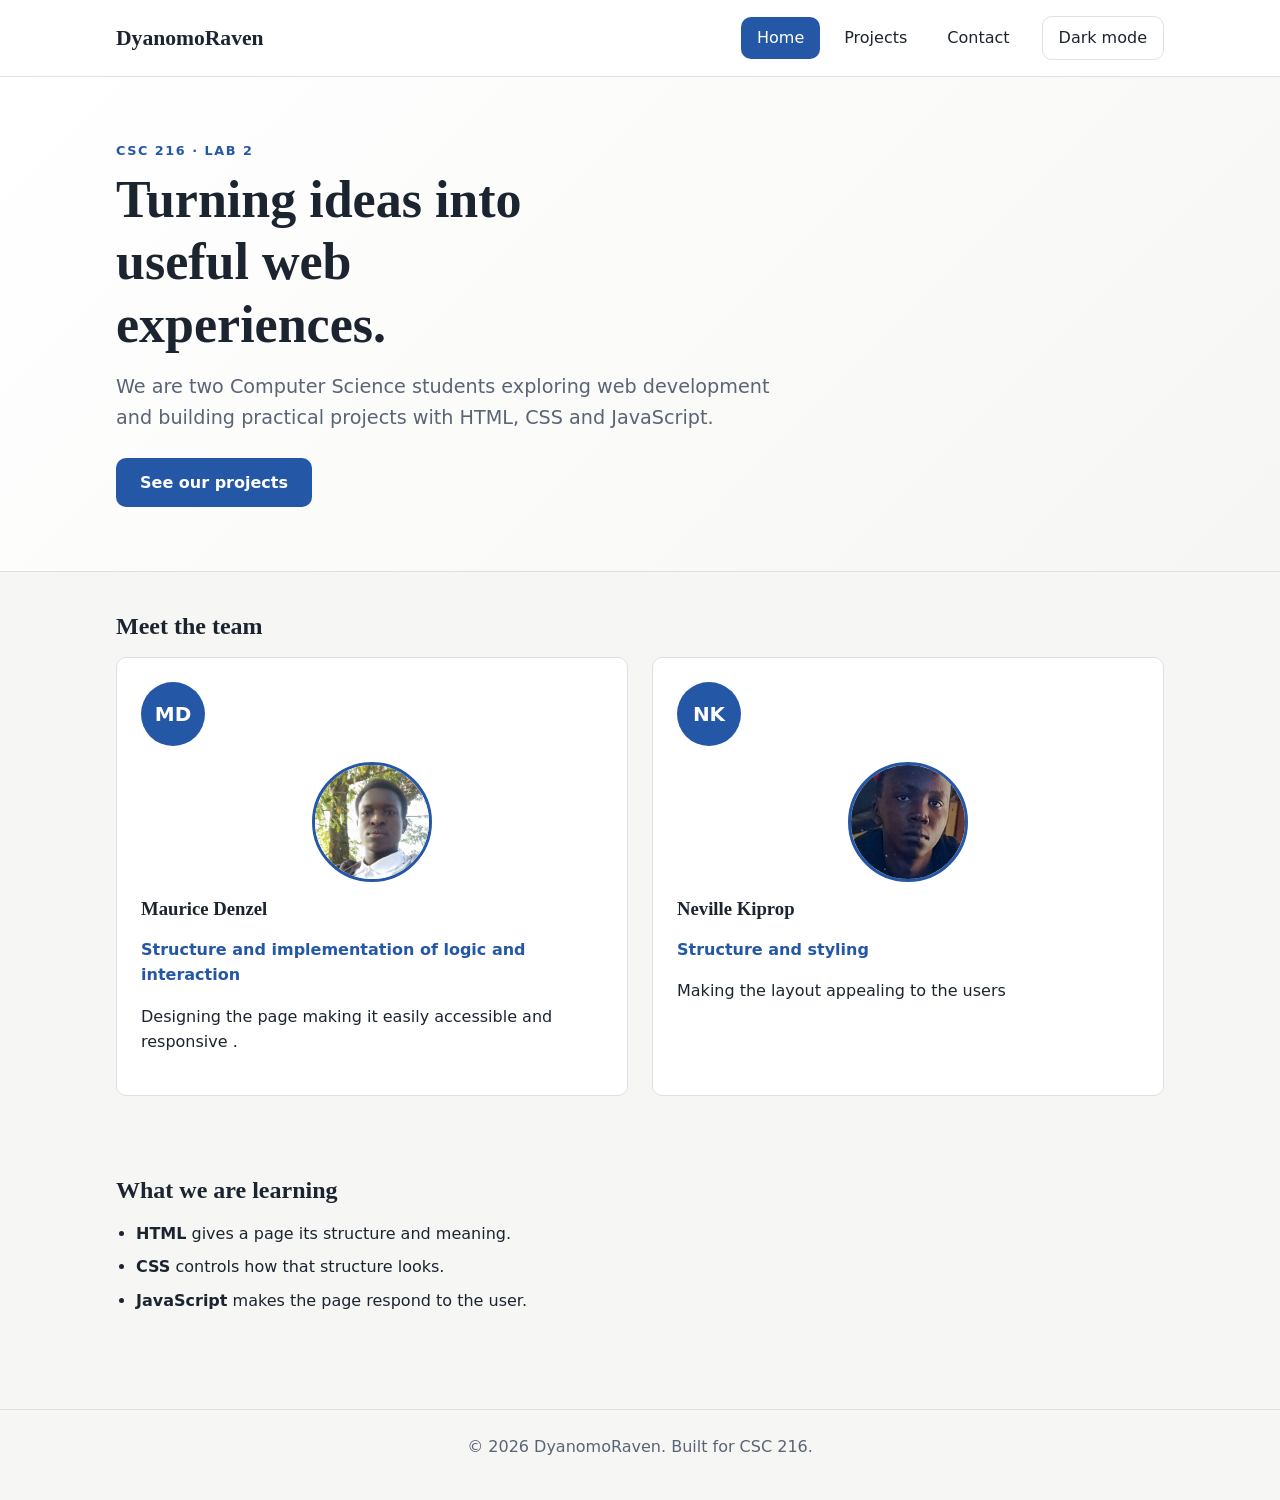
<file: index.html>
<!DOCTYPE html>
<html lang="en">
<head>
  <meta charset="UTF-8">
  <meta name="viewport" content="width=device-width, initial-scale=1.0">
  <meta name="description" content="DyanomoRaven: a gitCSC 216 web development pair.">
  <title>Home | DyanomoRaven</title>
  <link rel="stylesheet" href="css/styles.css">
  <script src="js/script.js" defer></script>
</head>
<body>
  <a class="skip-link" href="#main">Skip to main content</a>

  <header class="site-header">
    <div class="container header-inner">
      <a class="logo" href="index.html">DyanomoRaven</a>
      <button class="nav-toggle" type="button" aria-expanded="false" aria-controls="site-nav">Menu</button>
      <nav id="site-nav" class="site-nav" aria-label="Main">
        <ul>
          <li><a href="index.html" aria-current="page">Home</a></li>
          <li><a href="projects.html">Projects</a></li>
          <li><a href="contact.html">Contact</a></li>
        </ul>
      </nav>
      <button class="theme-toggle" type="button" aria-pressed="false">Dark mode</button>
    </div>
  </header>

  <main id="main">
    <section class="hero">
      <div class="container">
        <p class="eyebrow">CSC 216 · Lab 2</p>
       <h1>Turning ideas into useful web experiences.</h1>
       <p class="lead">We are two Computer Science students exploring web development and building practical projects with HTML, CSS and JavaScript.</p>
        <a class="button" href="projects.html">See our projects</a>
      </div>
    </section>

    <section class="container section" aria-labelledby="team-heading">
      <h2 id="team-heading">Meet the team</h2>
      <div class="team-grid">
        <article class="card">
          <div class="avatar" aria-hidden="true">MD</div>
          <img src="images/maurice.jpeg" alt="Maurice Denzel passport photo">
          <h3>Maurice Denzel</h3>
          <p class="role">Structure and implementation of logic and interaction</p>
          <p>Designing the page making it easily accessible and responsive .</p>
        </article>
        <article class="card">
          <div class="avatar" aria-hidden="true">NK</div>
          <img src="images/Neville.jpeg" alt="Neville Kiprop passport photo">
          <h3>Neville Kiprop</h3>
          <p class="role">Structure and styling</p>
          <p>Making the layout appealing to the users</p>
        </article>
      </div>
    </section>

    <section class="container section" aria-labelledby="learning-heading">
      <h2 id="learning-heading">What we are learning</h2>
      <ul class="skill-list">
        <li><strong>HTML</strong> gives a page its structure and meaning.</li>
        <li><strong>CSS</strong> controls how that structure looks.</li>
        <li><strong>JavaScript</strong> makes the page respond to the user.</li>
      </ul>
    </section>
  </main>

  <footer class="site-footer">
    <div class="container">
      <p>© <span id="year">2026</span> DyanomoRaven. Built for CSC 216.</p>
    </div>
  </footer>
</body>
</html>
</file>
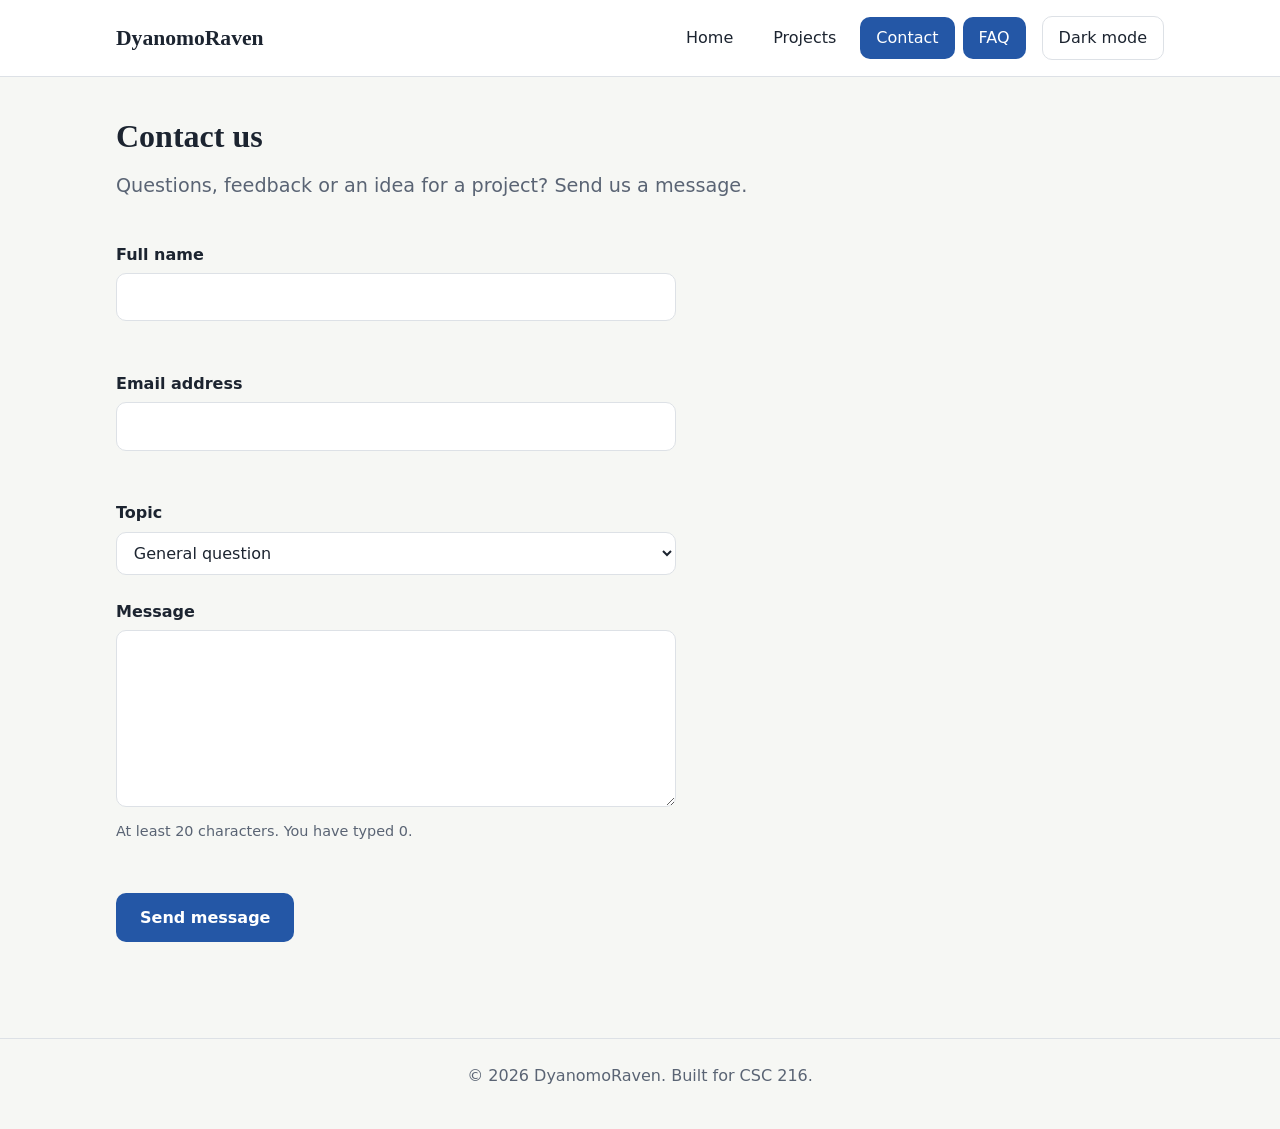
<file: contact.html>
<!DOCTYPE html>
<html lang="en">
<head>
  <meta charset="UTF-8">
  <meta name="viewport" content="width=device-width, initial-scale=1.0">
  <meta name="description" content="Send a message to DyanomoRaven.">
  <title>Contact | DyanomoRaven</title>
  <link rel="stylesheet" href="css/styles.css">
  <script src="js/script.js" defer></script>
</head>
<body>
  <a class="skip-link" href="#main">Skip to main content</a>

  <header class="site-header">
    <div class="container header-inner">
      <a class="logo" href="index.html">DyanomoRaven</a>
      <button class="nav-toggle" type="button" aria-expanded="false" aria-controls="site-nav">Menu</button>
      <nav id="site-nav" class="site-nav" aria-label="Main">
        <ul>
          <li><a href="index.html">Home</a></li>
          <li><a href="projects.html">Projects</a></li>
          <li><a href="contact.html" aria-current="page">Contact</a></li>
          <li><a href="faq.html" aria-current="page">FAQ</a></li>
        </ul>
      </nav>
      <button class="theme-toggle" type="button" aria-pressed="false">Dark mode</button>
    </div>
  </header>

  <main id="main" class="container">
    <header class="page-header">
      <h1>Contact us</h1>
      <p class="lead">Questions, feedback or an idea for a project? Send us a message.</p>
    </header>

    <form id="contact-form" class="contact-form" novalidate>
      <div class="field">
        <label for="name">Full name</label>
        <input type="text" id="name" name="name" autocomplete="name" required aria-describedby="name-error">
        <p class="error" id="name-error"></p>
      </div>

      <div class="field">
        <label for="email">Email address</label>
        <input type="email" id="email" name="email" autocomplete="email" required aria-describedby="email-error">
        <p class="error" id="email-error"></p>
      </div>

      <div class="field">
        <label for="topic">Topic</label>
        <select id="topic" name="topic">
          <option value="general">General question</option>
          <option value="collaboration">Collaboration</option>
          <option value="feedback">Feedback on our site</option>
        </select>
      </div>

      <div class="field">
        <label for="message">Message</label>
        <textarea id="message" name="message" rows="6" required minlength="20" aria-describedby="message-hint message-error"></textarea>
        <p class="hint" id="message-hint">At least 20 characters. You have typed <span id="char-count">0</span>.</p>
        <p class="error" id="message-error"></p>
      </div>

      <button class="button" type="submit">Send message</button>
      <p id="form-status" class="form-status" role="status"></p>
    </form>
  </main>

  <footer class="site-footer">
    <div class="container">
      <p>© <span id="year">2026</span> DyanomoRaven. Built for CSC 216.</p>
    </div>
  </footer>
</body>
</html>
</file>
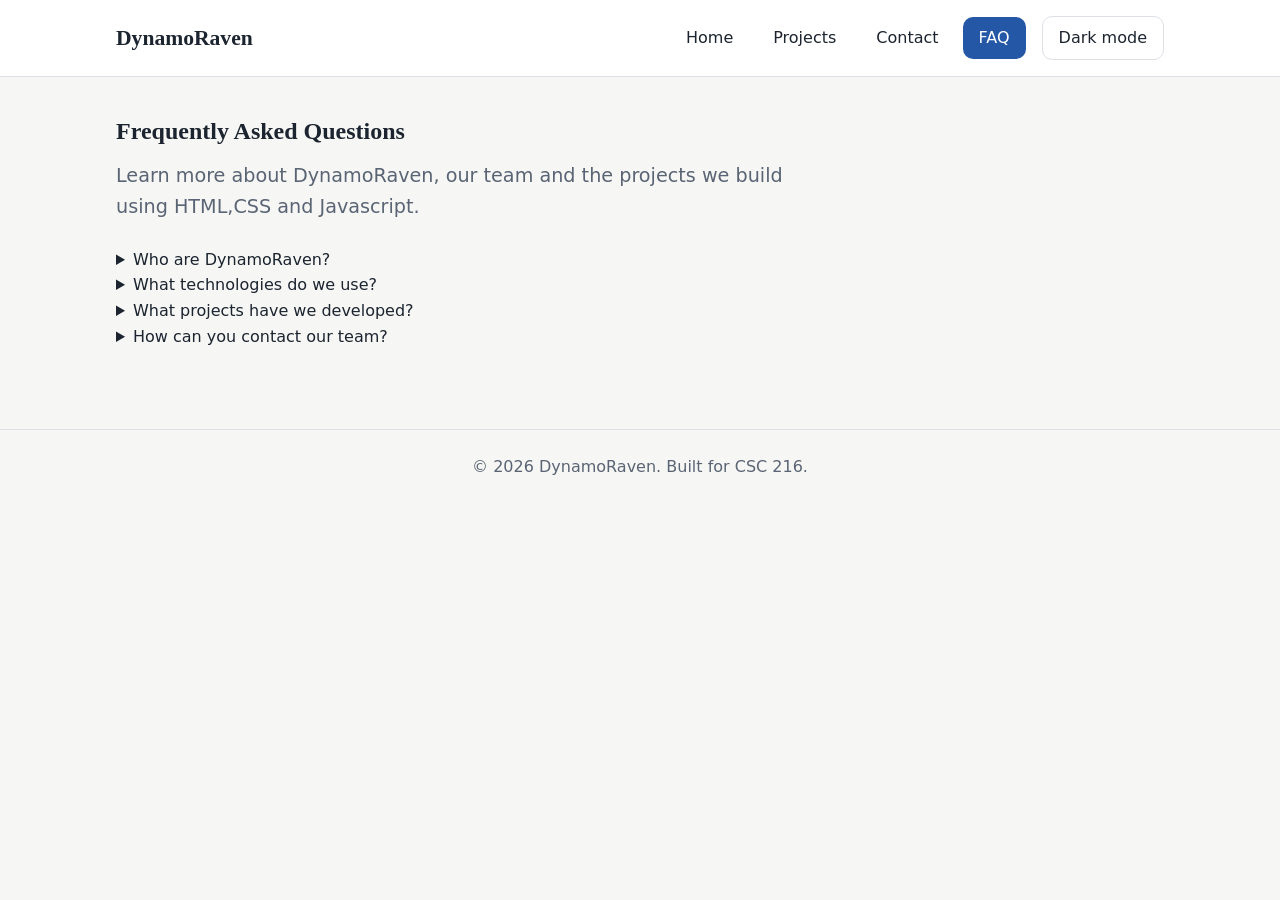
<file: faq.html>
<!DOCTYPE html>
<html lang="en">
<head>
  <meta charset="UTF-8">
  <meta name="viewport" content="width=device-width, initial-scale=1.0">
  <meta name="description" content="Frequently asked questions about DynamoRaven and our web development projects.">
  <title>FAQ | DynamoRaven</title>
  <link rel="stylesheet" href="css/styles.css">
  <script src="js/script.js" defer></script>
</head>
<body>
  <a class="skip-link" href="#main">Skip to main content</a>

  <header class="site-header">
    <div class="container header-inner">
      <a class="logo" href="index.html">DynamoRaven</a>

      <button class="nav-toggle" type="button"
        aria-expanded="false" aria-controls="site-nav">Menu</button>

      <nav id="site-nav" class="site-nav" aria-label="Main">
        <ul>
          <li><a href="index.html">Home</a></li>
          <li><a href="projects.html">Projects</a></li>
          <li><a href="contact.html">Contact</a></li>
          <li><a href="faq.html" aria-current="page">FAQ</a></li>
        </ul>
      </nav>

      <button class="theme-toggle" type="button" aria-pressed="false">
        Dark mode
      </button>
    </div>
  </header>

  <main id="main">
    <section class="container section">
      <h1>Frequently Asked Questions</h1>
      <p class="lead">
        Learn more about DynamoRaven, our team and the projects we build using HTML,CSS and Javascript.
      </p>

      <div class="faq-list">
        <details>
          <summary>Who are DynamoRaven?</summary>
          <p>
            DynamoRaven is a team of two Computer Science students,
            Maurice Denzel and Neville Kiprop, working together on
            web development projects.
          </p>
        </details>

        <details>
          <summary>What technologies do we use?</summary>
          <p>
            We work with HTML, CSS and JavaScript to create
            accessible, responsive and interactive websites.
          </p>
        </details>

        <details>
          <summary>What projects have we developed?</summary>
          <p>
            Our work includes responsive layouts, landing pages,
            interactive features and collaborative web development projects.
          </p>
        </details>

        <details>
          <summary>How can you contact our team?</summary>
          <p>
            You can reach us through the Contact page on this website.
          </p>
        </details>
      </div>
    </section>
  </main>

  <footer class="site-footer">
    <div class="container">
      <p>© <span id="year">2026</span> DynamoRaven. Built for CSC 216.</p>
    </div>
  </footer>
</body>
</html>
</file>
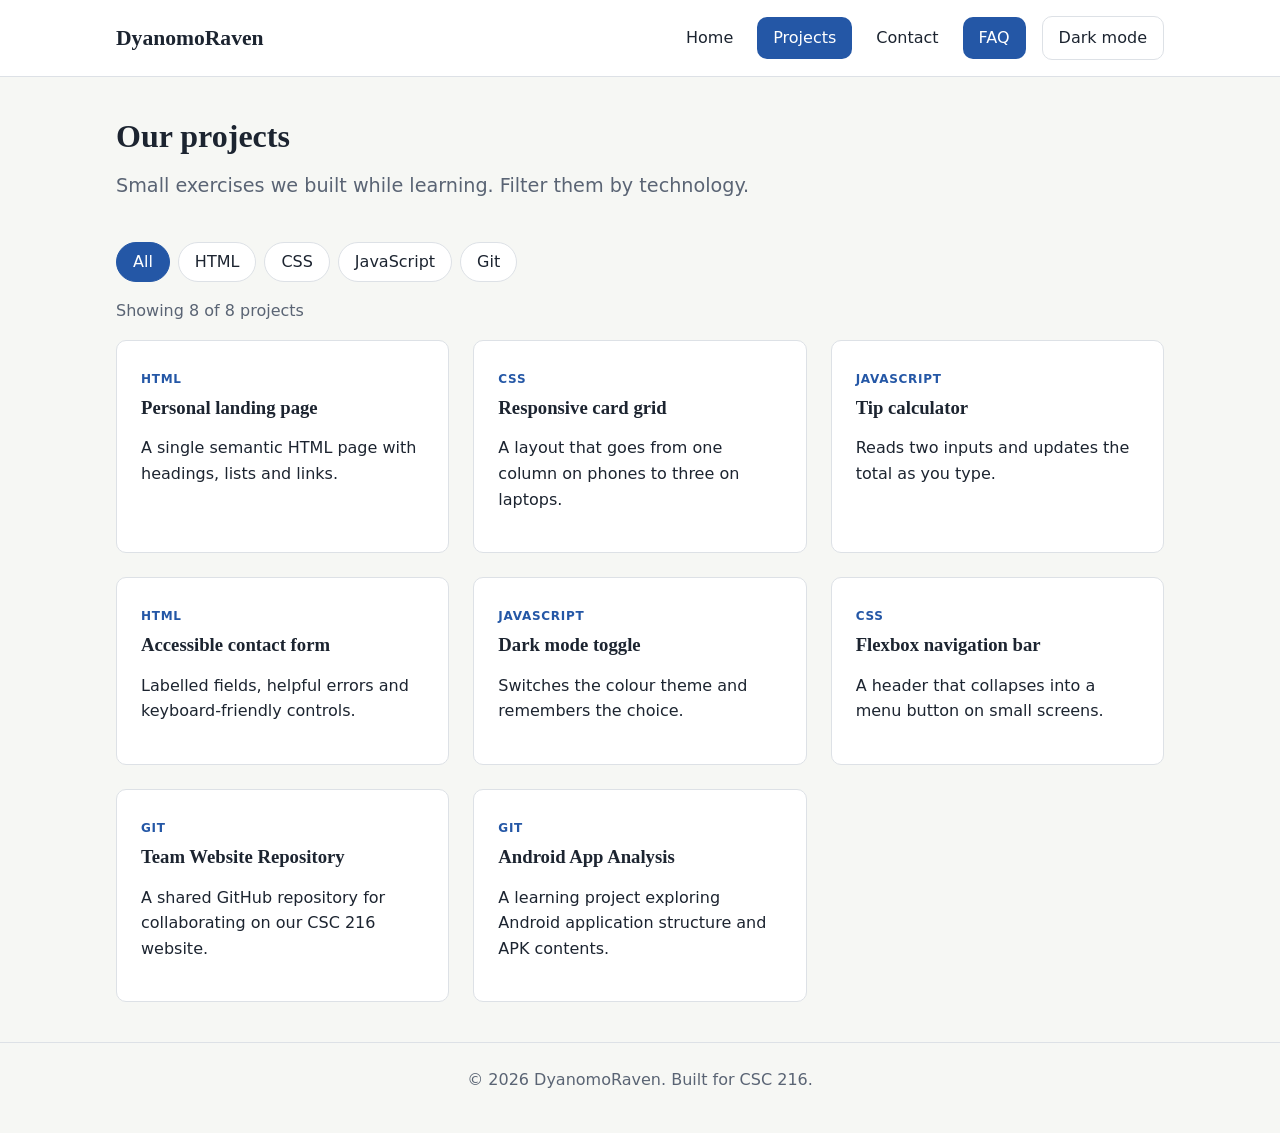
<file: projects.html>
<!DOCTYPE html>
<html lang="en">
<head>
  <meta charset="UTF-8">
  <meta name="viewport" content="width=device-width, initial-scale=1.0">
  <meta name="description" content="Projects built by DyanomoRaven while learning web development.">
  <title>Projects | DyanomoRaven</title>
  <link rel="stylesheet" href="css/styles.css">
  <script src="js/script.js" defer></script>
</head>
<body>
  <a class="skip-link" href="#main">Skip to main content</a>

  <header class="site-header">
    <div class="container header-inner">
      <a class="logo" href="index.html">DyanomoRaven</a>
      <button class="nav-toggle" type="button" aria-expanded="false" aria-controls="site-nav">Menu</button>
      <nav id="site-nav" class="site-nav" aria-label="Main">
        <ul>
          <li><a href="index.html">Home</a></li>
          <li><a href="projects.html" aria-current="page">Projects</a></li>
          <li><a href="contact.html">Contact</a></li>
          <li><a href="faq.html" aria-current="page">FAQ</a></li>
        </ul>
      </nav>
      <button class="theme-toggle" type="button" aria-pressed="false">Dark mode</button>
    </div>
  </header>

  <main id="main" class="container">
    <header class="page-header">
      <h1>Our projects</h1>
      <p class="lead">Small exercises we built while learning. Filter them by technology.</p>
    </header>

    <div class="filters" role="group" aria-label="Filter projects by technology">
      <button class="filter-btn" type="button" data-filter="all" aria-pressed="true">All</button>
      <button class="filter-btn" type="button" data-filter="html" aria-pressed="false">HTML</button>
      <button class="filter-btn" type="button" data-filter="css" aria-pressed="false">CSS</button>
      <button class="filter-btn" type="button" data-filter="js" aria-pressed="false">JavaScript</button>
      <button class="filter-btn" data-filter="git" aria-pressed="false">Git</button>
    </div>

    <p id="project-count" class="project-count" aria-live="polite"></p>
    <div id="project-list" class="project-grid"></div>

    <noscript>
      <p>Turn on JavaScript to see the project list.</p>
    </noscript>
  </main>

  <footer class="site-footer">
    <div class="container">
      <p>© <span id="year">2026</span> DyanomoRaven. Built for CSC 216.</p>
    </div>
  </footer>
</body>
</html>
</file>
<file: css/styles.css>
/* =====================================================
   Team website stylesheet (CSC 216, Lab 2)
   One file styles every page on the site.
   ===================================================== */

/* ---------- 1. Design tokens ---------- */
:root {
  --color-bg: #f6f7f4;
  --color-surface: #ffffff;
  --color-text: #1c2430;
  --color-muted: #5a6474;
  --color-primary: #2457A6;
  --color-primary-dark: #174078;
  --color-on-primary: #ffffff;
  --color-border: #dde1e6;
  --color-error: #b3261e;
  --color-success: #1e7b3a;

  --font-body: system-ui, -apple-system, "Segoe UI", Roboto, Arial, sans-serif;
  --font-heading: Georgia, "Times New Roman", serif;

  --space-1: 0.5rem;
  --space-2: 1rem;
  --space-3: 1.5rem;
  --space-4: 2.5rem;
  --space-5: 4rem;

  --radius: 10px;
  --max-width: 1080px;
}

body.dark {
  --color-bg: #11161d;
  --color-surface: #1a212b;
  --color-text: #e7ebf0;
  --color-muted: #a2abb9;
  --color-primary: #65D6C5;
  --color-primary-dark: #45B7A7;
  --color-on-primary: #0b1f1f;
  --color-border: #2b3340;
  --color-error: #ff8a80;
  --color-success: #7ddc97;
  color-scheme: dark;
}


/* ---------- 2. Base and reset ---------- */
*,
*::before,
*::after {
  box-sizing: border-box;
}

body {
  margin: 0;
  font-family: var(--font-body);
  font-size: 1rem;
  line-height: 1.6;
  color: var(--color-text);
  background-color: var(--color-bg);
  transition: background-color 0.3s ease, color 0.3s ease;
}

h1,
h2,
h3 {
  font-family: var(--font-heading);
  line-height: 1.2;
  margin: 0 0 var(--space-2);
}

p {
  margin: 0 0 var(--space-2);
}

a {
  color: var(--color-primary);
}

a:hover {
  color: var(--color-primary-dark);
}

img {
  max-width: 100%;
  display: block;
}

:focus-visible {
  outline: 3px solid var(--color-primary);
  outline-offset: 3px;
}


/* ---------- 3. Layout helpers ---------- */
.container {
  width: 100%;
  max-width: var(--max-width);
  margin-inline: auto;
  padding-inline: var(--space-2);
}

.section {
  padding-block: var(--space-4);
}

.skip-link {
  position: absolute;
  top: -4rem;
  left: var(--space-2);
  z-index: 100;
  padding: var(--space-1) var(--space-2);
  border-radius: var(--radius);
  background-color: var(--color-primary);
  color: var(--color-on-primary);
}

.skip-link:focus {
  top: var(--space-2);
}


/* ---------- 4. Header and navigation ---------- */
.site-header {
  position: sticky;
  top: 0;
  z-index: 10;
  background-color: var(--color-surface);
  border-bottom: 1px solid var(--color-border);
}

.header-inner {
  display: flex;
  flex-wrap: wrap;
  align-items: center;
  gap: var(--space-2);
  padding-block: var(--space-2);
}

.logo {
  margin-right: auto;
  font-family: var(--font-heading);
  font-size: 1.35rem;
  font-weight: 700;
  color: var(--color-text);
  text-decoration: none;
}

.site-nav ul {
  display: flex;
  gap: var(--space-1);
  margin: 0;
  padding: 0;
  list-style: none;
}

.site-nav a {
  display: block;
  padding: var(--space-1) var(--space-2);
  border-radius: var(--radius);
  color: var(--color-text);
  font-weight: 500;
  text-decoration: none;
}

.site-nav a:hover {
  background-color: var(--color-bg);
}

.site-nav a[aria-current="page"] {
  background-color: var(--color-primary);
  color: var(--color-on-primary);
}

.nav-toggle,
.theme-toggle {
  padding: var(--space-1) var(--space-2);
  border: 1px solid var(--color-border);
  border-radius: var(--radius);
  background-color: transparent;
  color: var(--color-text);
  font: inherit;
  cursor: pointer;
}

.theme-toggle[aria-pressed="true"] {
  border-color: var(--color-primary);
  color: var(--color-primary);
}

.nav-toggle {
  display: none;
}


/* ---------- 5. Buttons and hero ---------- */
.button {
  display: inline-block;
  padding: 0.75rem 1.5rem;
  border: none;
  border-radius: var(--radius);
  background-color: var(--color-primary);
  color: var(--color-on-primary);
  font: inherit;
  font-weight: 600;
  text-decoration: none;
  cursor: pointer;
  transition: background-color 0.2s ease, transform 0.2s ease;
}

.button:hover {
  background-color: var(--color-primary-dark);
  color: var(--color-on-primary);
  transform: translateY(-2px);
}

.hero {
  padding-block: var(--space-5);
  background: linear-gradient(135deg, var(--color-surface), var(--color-bg));
  border-bottom: 1px solid var(--color-border);
}

.hero h1 {
  max-width: 18ch;
  font-size: clamp(2rem, 5vw, 3.25rem);
}

.eyebrow {
  margin-bottom: var(--space-1);
  color: var(--color-primary);
  font-size: 0.8rem;
  font-weight: 700;
  letter-spacing: 0.12em;
  text-transform: uppercase;
}

.lead {
  max-width: 55ch;
  margin-bottom: var(--space-3);
  color: var(--color-muted);
  font-size: 1.2rem;
}

.page-header {
  padding-block: var(--space-4) var(--space-2);
}


/* ---------- 6. Cards and grids ---------- */
.team-grid,
.project-grid {
  display: grid;
  grid-template-columns: repeat(auto-fit, minmax(260px, 1fr));
  gap: var(--space-3);
}

.card {
  padding: var(--space-3);
  border: 1px solid var(--color-border);
  border-radius: var(--radius);
  background-color: var(--color-surface);
}

.avatar {
  display: grid;
  place-items: center;
  width: 64px;
  height: 64px;
  margin-bottom: var(--space-2);
  border-radius: 50%;
  background-color: var(--color-primary);
  color: var(--color-on-primary);
  font-size: 1.25rem;
  font-weight: 700;
}

.role {
  color: var(--color-primary);
  font-weight: 600;
}

.skill-list {
  padding-left: 1.25rem;
}

.skill-list li {
  margin-bottom: var(--space-1);
}


/* ---------- 7. Projects page ---------- */
.filters {
  display: flex;
  flex-wrap: wrap;
  gap: var(--space-1);
  margin-bottom: var(--space-2);
}

.filter-btn {
  padding: 0.4rem 1rem;
  border: 1px solid var(--color-border);
  border-radius: 999px;
  background-color: var(--color-surface);
  color: var(--color-text);
  font: inherit;
  cursor: pointer;
}

.filter-btn[aria-pressed="true"] {
  border-color: var(--color-primary);
  background-color: var(--color-primary);
  color: var(--color-on-primary);
}

.project-count {
  color: var(--color-muted);
}

.tag {
  display: inline-block;
  margin-bottom: var(--space-1);
  color: var(--color-primary);
  font-size: 0.75rem;
  font-weight: 700;
  letter-spacing: 0.06em;
  text-transform: uppercase;
}

/* ---------- 8. Contact form ---------- */
.contact-form {
  max-width: 560px;
  padding-bottom: var(--space-4);
}

.field {
  margin-bottom: var(--space-3);
}

label {
  display: block;
  margin-bottom: 0.35rem;
  font-weight: 600;
}

input,
select,
textarea {
  width: 100%;
  padding: 0.65rem 0.8rem;
  border: 1px solid var(--color-border);
  border-radius: var(--radius);
  background-color: var(--color-surface);
  color: var(--color-text);
  font: inherit;
}

input:focus,
select:focus,
textarea:focus {
  border-color: var(--color-primary);
}

input[aria-invalid="true"],
textarea[aria-invalid="true"] {
  border-color: var(--color-error);
}

.hint,
.error {
  margin: 0.35rem 0 0;
  font-size: 0.9rem;
}

.hint {
  color: var(--color-muted);
}

.error {
  min-height: 1.4em;
  color: var(--color-error);
}

.form-status {
  margin-top: var(--space-2);
  color: var(--color-success);
  font-weight: 600;
}


/* ---------- 9. Footer ---------- */
.site-footer {
  margin-top: var(--space-4);
  padding-block: var(--space-3);
  border-top: 1px solid var(--color-border);
  color: var(--color-muted);
  text-align: center;
}

/* ---------- 10. Small screens ---------- */
@media (max-width: 700px) {
  .nav-toggle {
    display: inline-block;
  }

  .site-nav {
    display: none;
    order: 3;
    width: 100%;
  }

  .site-nav.open {
    display: block;
  }

  .site-nav ul {
    flex-direction: column;
  }

  .section {
    padding-block: var(--space-3);
  }
}

/* ---------- 11. Respect reduced-motion preferences ---------- */
@media (prefers-reduced-motion: reduce) {
  *,
  *::before,
  *::after {
    transition: none !important;
  }
}


/* Team profile pictures */
.card img {
  width: 120px;
  height: 120px;
  object-fit: cover;
  border-radius: 50%;
  display: block;
  margin: 0 auto 16px;
  border: 3px solid var(--color-primary);
  
  
}

.card img:hover{
  scale: 1.5;
  transition: ease-in-out 0.3s;
}
</file>
